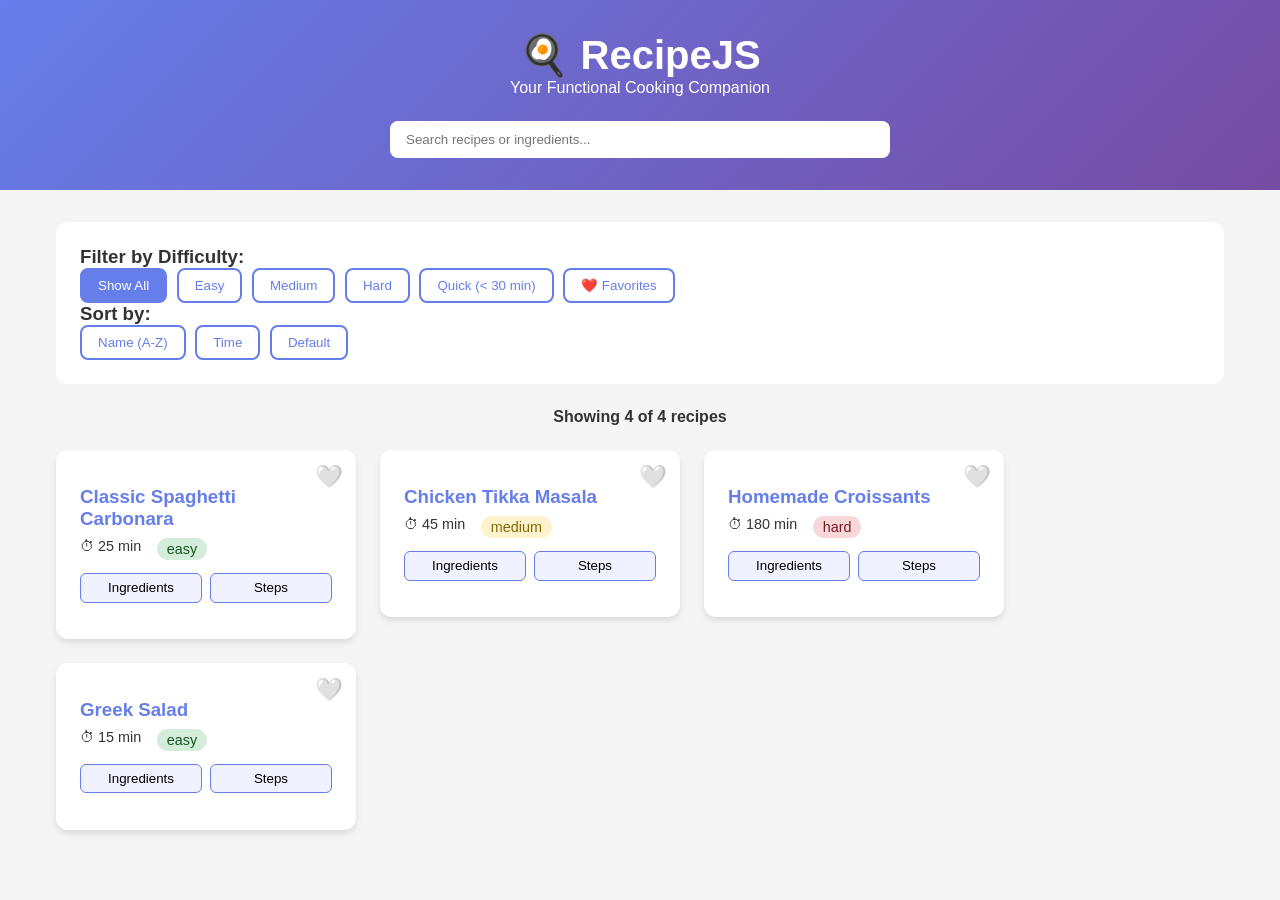
<file: 2nd sem/cooking-proj/index.html>
<!DOCTYPE html>
<html lang="en">
<head>
    <meta charset="UTF-8">
    <meta name="viewport" content="width=device-width, initial-scale=1.0">
    <title>RecipeJS - Your Functional Cooking Companion</title>

    <!-- ✅ CSS LINK (VERY IMPORTANT) -->
    <link rel="stylesheet" href="style.css">
</head>
<body>

<header>
    <h1>🍳 RecipeJS</h1>
    <p>Your Functional Cooking Companion</p>

    <!-- Search -->
    <div class="search-container">
        <input
            type="text"
            id="search-input"
            placeholder="Search recipes or ingredients..."
            autocomplete="off"
        >
        <button id="clear-search" class="clear-btn">✕</button>
    </div>
</header>

<main>
    <section class="controls">
        <div class="filter-group">
            <h3>Filter by Difficulty:</h3>
            <div class="button-group">
                <button class="filter-btn active" data-filter="all">Show All</button>
                <button class="filter-btn" data-filter="easy">Easy</button>
                <button class="filter-btn" data-filter="medium">Medium</button>
                <button class="filter-btn" data-filter="hard">Hard</button>
                <button class="filter-btn" data-filter="quick">Quick (&lt; 30 min)</button>
                <button class="filter-btn" data-filter="favorites">❤️ Favorites</button>
            </div>
        </div>

        <div class="sort-group">
            <h3>Sort by:</h3>
            <div class="button-group">
                <button class="sort-btn" data-sort="name">Name (A-Z)</button>
                <button class="sort-btn" data-sort="time">Time</button>
                <button class="sort-btn" data-sort="none">Default</button>
            </div>
        </div>
    </section>

    <!-- Counter -->
    <div class="recipe-info">
        <p id="recipe-count">Showing 0 of 0 recipes</p>
    </div>

    <!-- ✅ SINGLE container -->
    <div id="recipe-container"></div>
</main>

<script src="app.js"></script>
</body>
</html>
</file>
<file: 2nd sem/cooking-proj/style.css>
* {
    margin: 0;
    padding: 0;
    box-sizing: border-box;
}

body {
    font-family: 'Segoe UI', Tahoma, Geneva, Verdana, sans-serif;
    background: #f5f5f5;
    color: #333;
}

/* Header */
header {
    background: linear-gradient(135deg, #667eea, #764ba2);
    color: white;
    text-align: center;
    padding: 2rem 1rem;
}

header h1 {
    font-size: 2.5rem;
}

/* Search */
.search-container {
    max-width: 500px;
    margin: 1.5rem auto 0;
    position: relative;
}

#search-input {
    width: 100%;
    padding: 0.7rem 2.5rem 0.7rem 1rem;
    border-radius: 8px;
    border: none;
}

.clear-btn {
    position: absolute;
    right: 10px;
    top: 50%;
    transform: translateY(-50%);
    border: none;
    background: none;
    cursor: pointer;
    display: none;
}

/* Layout */
main {
    max-width: 1200px;
    margin: 2rem auto;
    padding: 0 1rem;
}

/* Controls */
.controls {
    background: white;
    padding: 1.5rem;
    border-radius: 12px;
    margin-bottom: 1.5rem;
}

.button-group {
    display: flex;
    flex-wrap: wrap;
    gap: 0.6rem;
}

.filter-btn,
.sort-btn {
    padding: 0.5rem 1rem;
    border-radius: 8px;
    border: 2px solid #667eea;
    background: white;
    color: #667eea;
    cursor: pointer;
}

.filter-btn.active,
.sort-btn.active {
    background: #667eea;
    color: white;
}

/* Counter */
.recipe-info {
    text-align: center;
    font-weight: bold;
    margin-bottom: 1.5rem;
}

/* Cards */
#recipe-container {
    display: flex;
    flex-wrap: wrap;
    gap: 1.5rem;
    align-items: flex-start;
}

.recipe-card {
    position: relative;
    width: 300px;
    background: white;
    padding: 2.2rem 1.5rem 1.5rem; /* 🔥 FIXED */
    border-radius: 12px;
    box-shadow: 0 4px 6px rgba(0,0,0,0.1);
}

.recipe-card h3 {
    color: #667eea;
    margin-bottom: 0.5rem;
}

.recipe-meta {
    display: flex;
    gap: 1rem;
    font-size: 0.9rem;
}

.difficulty.easy { background:#d4edda; color:#155724; padding:0.2rem 0.6rem; border-radius:12px; }
.difficulty.medium { background:#fff3cd; color:#856404; padding:0.2rem 0.6rem; border-radius:12px; }
.difficulty.hard { background:#f8d7da; color:#721c24; padding:0.2rem 0.6rem; border-radius:12px; }

/* Favorite */
.favorite-btn {
    position: absolute;
    top: 0.8rem;
    right: 0.8rem;
    background: none;
    border: none;
    font-size: 1.4rem;
    cursor: pointer;
}

/* Toggles */
.toggle-controls {
    display: flex;
    gap: 0.5rem;
    margin: 0.8rem 0;
}

.toggle-btn {
    flex: 1;
    padding: 0.4rem;
    border-radius: 6px;
    border: 1px solid #667eea;
    background: #f0f2ff;
    cursor: pointer;
}

/* Lists */
.ingredients-list,
.steps-list {
    background: #fafafa;
    padding: 0.8rem;
    border-radius: 8px;
    margin-top: 0.8rem;
}

/* Responsive */
@media (max-width: 768px) {
    .recipe-card {
        width: 100%;
    }
}
</file>
